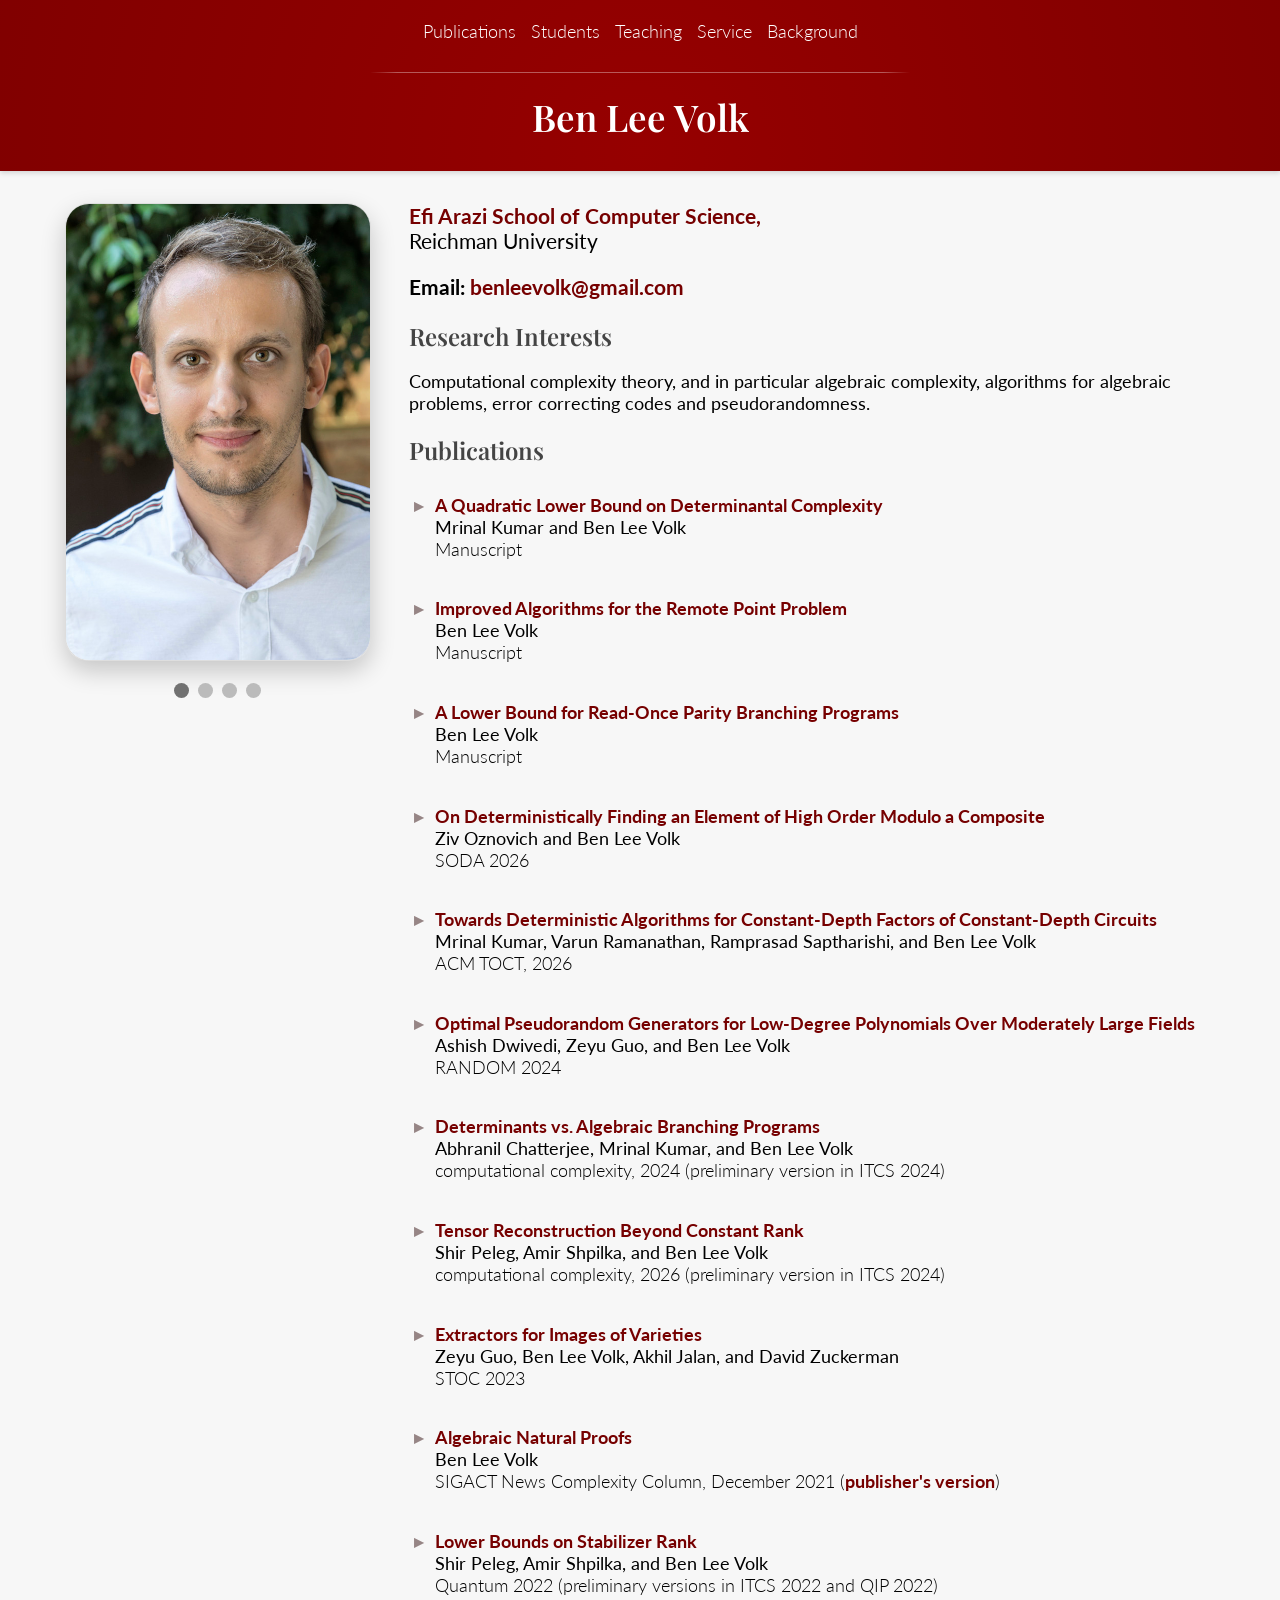
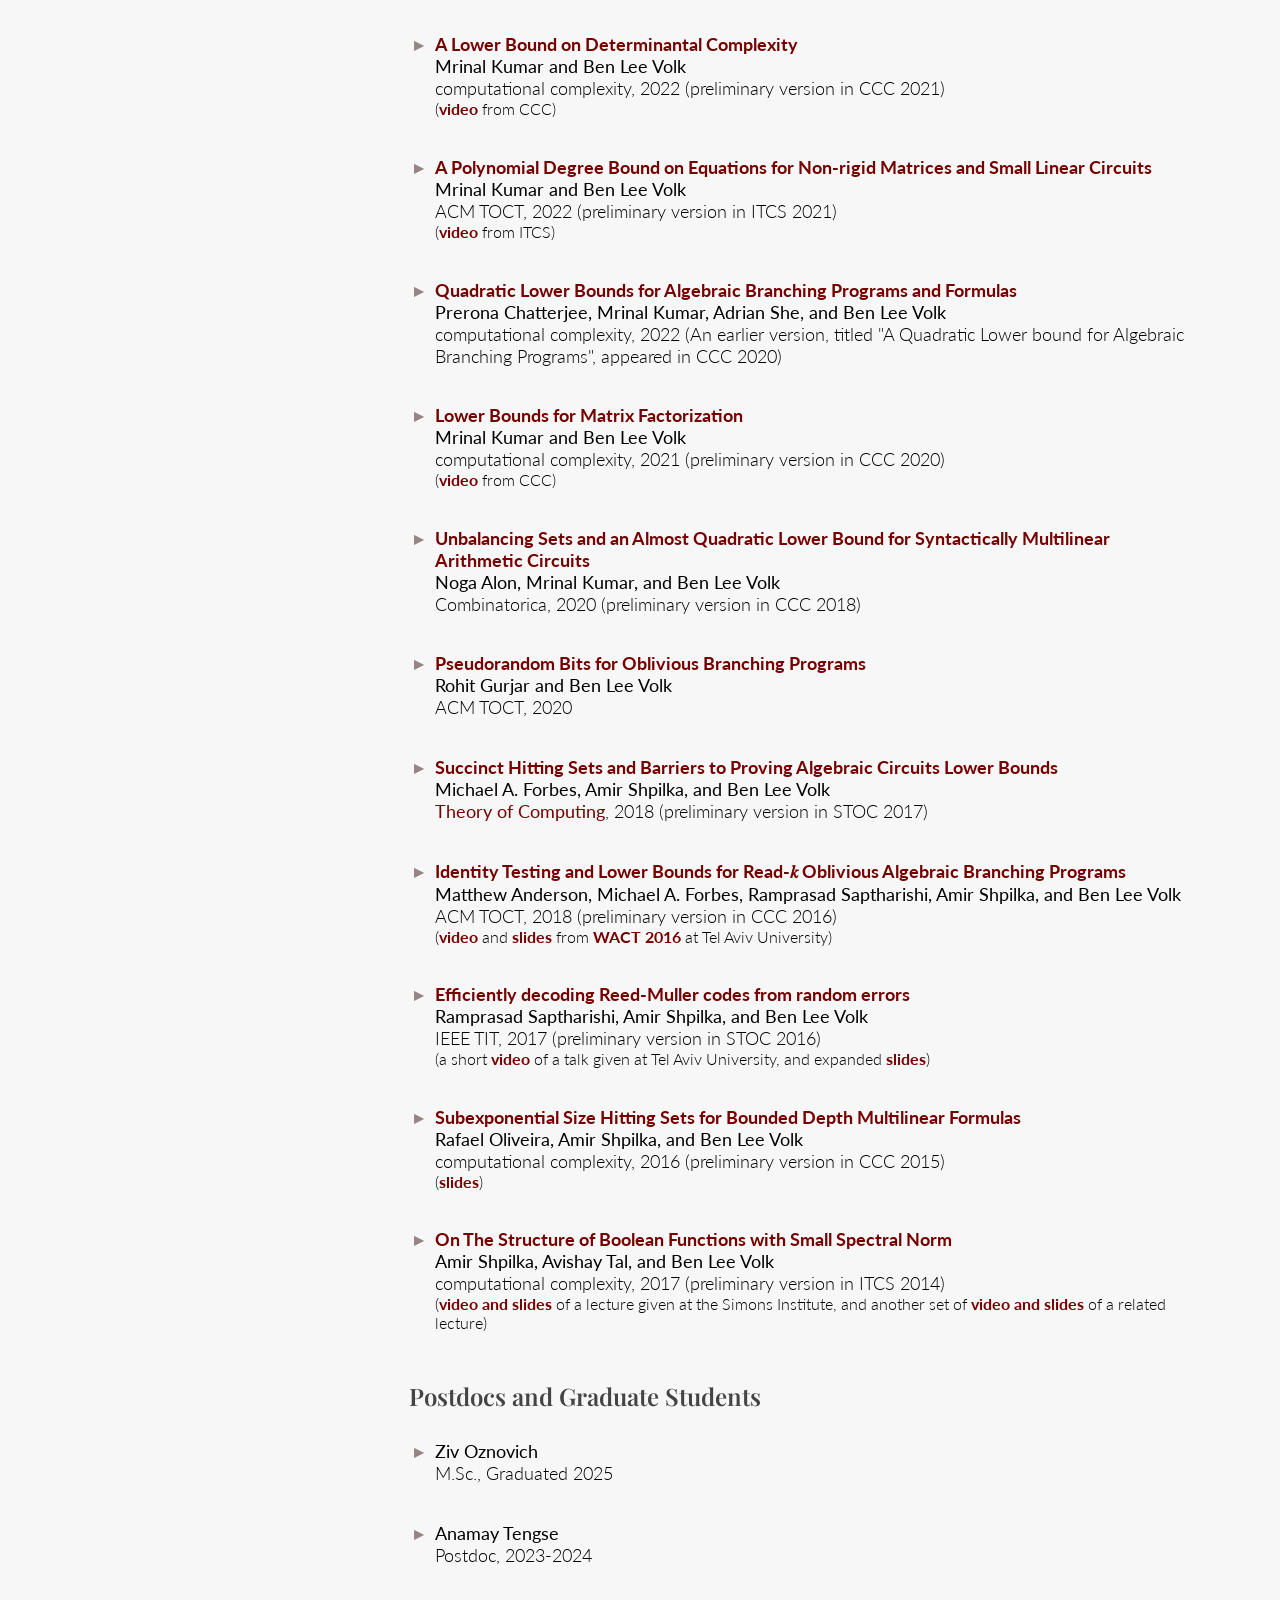
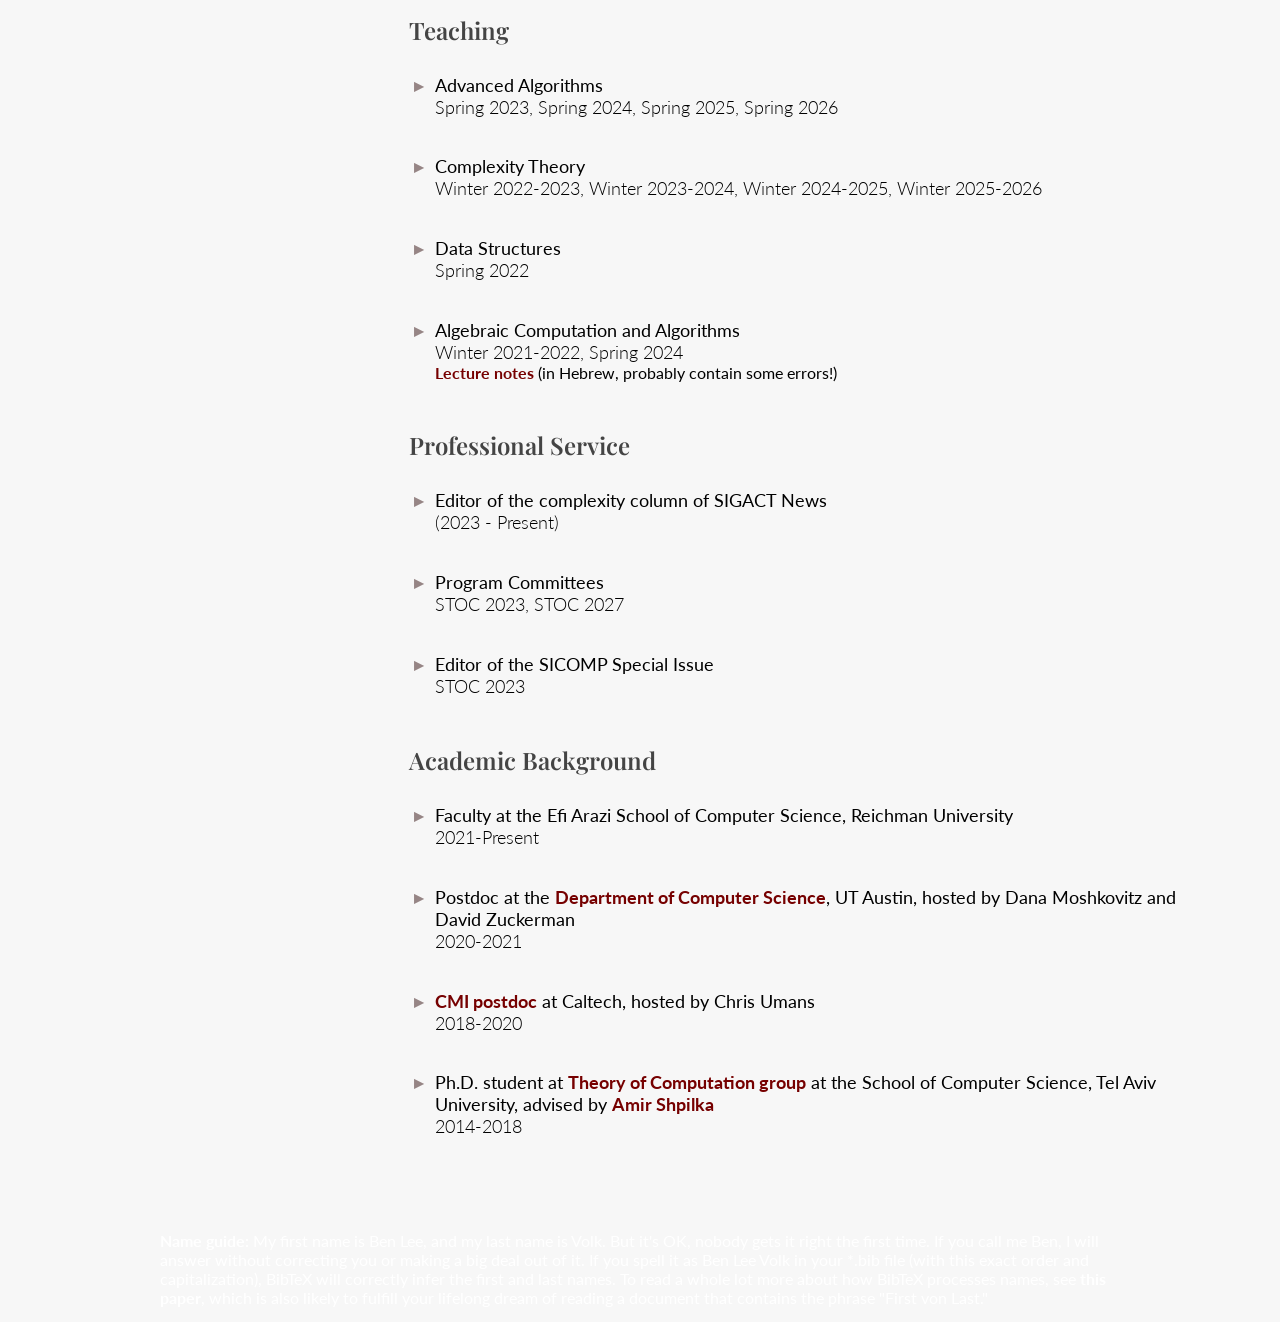
<file: index.html>
<!DOCTYPE html>

<html lang="en-US">
    <head>
        <title>
			Ben Lee Volk
        </title>

	<meta name="description" content="Home Page of Ben Lee Volk"/>
    <meta http-equiv="Content-Type" content="text/html; charset=UTF-8" />
    <meta name="viewport" content="width=device-width, initial-scale=1">
    <meta name="theme-color" content="#960000" />
    <link rel="icon" type="image/svg+xml" href="favicon.svg">

<link rel="preconnect" href="https://fonts.googleapis.com">
<link rel="preconnect" href="https://fonts.gstatic.com" crossorigin>
<link href="https://fonts.googleapis.com/css2?family=Lato:wght@300;400;700&family=Playfair+Display:wght@600&display=swap" rel="stylesheet">

        <link rel="stylesheet" type="text/css" href="style.css" />
        <link rel="canonical" href="https://benleevo.lk/">

	</head>

	<body>
		
		<div id="nav-header">
		<nav class="nav-bar">
		  <a href="#publications">Publications</a>
		  <a href="#students">Students</a>
		  <a href="#teaching">Teaching</a>
		  <a href="#service">Service</a>
		  <a href="#background">Background</a>
		</nav>
		</div>
		
		<div id="header">

		<div id="header-content">
		<h1>
			Ben Lee Volk
		</h1>

		</div>
		
		</div>
		
<div class="page-container">
  <aside class="photo-column">
    <div id="slideshow-container">

    <div id="slideshow-images">
		<div class="slides fade">
				<img src="benlee.jpg" alt="Photo of Ben Lee Volk" width="304" height="456" />
		</div>

    <div class="slides fade">
        <img src="benlee-2.jpg" alt="Photo of Ben Lee Volk" width="304" height="456" />
    </div>

    <div class="slides fade">
        <img src="benlee-3.jpg" alt="Photo of Ben Lee Volk" width="304" height="456" />
    </div>

    <div class="slides fade">
        <img src="protest.jpg" alt="Photo of Ben Lee Volk" width="304" height="456" />
    </div>


    </div>

    <span class="arrows">
    <a class="prev" onclick="plusSlides(-1)">&#10094;</a>
    <a class="next" onclick="plusSlides(1)">&#10095;</a>
    </span>

    <div class="dots-container">
      <span class="dot" onclick="currentSlide(1)"></span>
      <span class="dot" onclick="currentSlide(2)"></span>
      <span class="dot" onclick="currentSlide(3)"></span>
      <span class="dot" onclick="currentSlide(4)"></span>
    </div>

  </div>


  </aside>

  <main class="content-column">

  <div id="content">
		<div id="contact">
		<p><a href="https://www.runi.ac.il/en/schools/computer-science/">Efi Arazi School of Computer Science, </a> <br/>
		Reichman University</p>
  		<p><strong>Email: </strong>
		<a href="mailto:benleevolk@gmail.com">benleevolk@gmail.com</a> </p>
		</div>
    
   	    <h2>Research Interests</h2>
		<p>
		Computational complexity theory, and in particular algebraic complexity, algorithms for algebraic problems, error correcting codes and pseudorandomness.
		</p>



		<h2 id="publications">Publications</h2>

		<ul id="papers" class="section-list">

      <li>
        <div class="paper-title"><a href="https://arxiv.org/abs/2609.34462">A Quadratic Lower Bound on Determinantal Complexity</a></div>
        <div class="paper-authors"> Mrinal Kumar and Ben Lee Volk </div>
        <div class="paper-venue"> Manuscript </div>
      </li>
      
      <li>
        <div class="paper-title"><a href="https://arxiv.org/abs/2609.25765">Improved Algorithms for the Remote Point Problem</a></div>
        <div class="paper-authors"> Ben Lee Volk </div>
        <div class="paper-venue"> Manuscript </div>
      </li>

      <li>
        <div class="paper-title"><a href="https://arxiv.org/abs/2607.05944">A Lower Bound for Read-Once Parity Branching Programs</a></div>
        <div class="paper-authors"> Ben Lee Volk </div>
        <div class="paper-venue"> Manuscript </div>
      </li>

      <li>
        <div class="paper-title"><a href="https://arxiv.org/abs/2506.07668">On Deterministically Finding an Element of High Order Modulo a Composite</a></div>
        <div class="paper-authors"> Ziv Oznovich and Ben Lee Volk </div>
        <div class="paper-venue"> SODA 2026 </div>
      </li>

      <li>
        <div class="paper-title"><a href="https://arxiv.org/abs/2403.01965">Towards Deterministic Algorithms for Constant-Depth Factors of Constant-Depth Circuits</a></div>
        <div class="paper-authors"> Mrinal Kumar, Varun Ramanathan, Ramprasad Saptharishi, and Ben Lee Volk </div>
        <div class="paper-venue"> ACM TOCT, 2026 </div>
      </li>

      <li>
        <div class="paper-title"><a href="https://arxiv.org/abs/2402.11915">Optimal Pseudorandom Generators for Low-Degree Polynomials Over Moderately Large Fields</a></div>
        <div class="paper-authors"> Ashish Dwivedi, Zeyu Guo, and Ben Lee Volk</div>
        <div class="paper-venue"> RANDOM 2024 </div>
      </li>

      <li>
        <div class="paper-title"><a href="https://arxiv.org/abs/2308.04599">Determinants vs. Algebraic Branching Programs</a></div>
        <div class="paper-authors"> Abhranil Chatterjee, Mrinal Kumar, and Ben Lee Volk</div>
        <div class="paper-venue"> computational complexity, 2024 (preliminary version in ITCS 2024) </div>
      </li>

      <li>
        <div class="paper-title"><a href="pdf/tensor-reconstruction.pdf">Tensor Reconstruction Beyond Constant Rank</a></div>
        <div class="paper-authors"> Shir Peleg, Amir Shpilka, and Ben Lee Volk </div>
        <div class="paper-venue"> computational complexity, 2026 (preliminary version in ITCS 2024) </div>
      </li>

      <li>
        <div class="paper-title"><a href="https://arxiv.org/pdf/2211.14497.pdf">Extractors for Images of Varieties</a></div>
        <div class="paper-authors"> Zeyu Guo, Ben Lee Volk, Akhil Jalan, and David Zuckerman </div>
        <div class="paper-venue"> STOC 2023  </div>
      </li>

      <li>
        <div class="paper-title"><a href="pdf/sigact.pdf">Algebraic Natural Proofs</a></div>
        <div class="paper-authors"> Ben Lee Volk </div>
        <div class="paper-venue"> SIGACT News Complexity Column, December 2021 (<a href="https://dl.acm.org/doi/10.1145/3510382.3510392">publisher's version</a>) </div>
      </li>

      <li>
        <div class="paper-title"><a href="pdf/stabilizer-rank.pdf">Lower Bounds on Stabilizer Rank</a></div>
        <div class="paper-authors"> Shir Peleg, Amir Shpilka, and Ben Lee Volk </div>
        <div class="paper-venue"> Quantum 2022 (preliminary versions in ITCS 2022 and QIP 2022) </div>
      </li>

      <li>
        <div class="paper-title"><a href="pdf/det-complexity.pdf">A Lower Bound on Determinantal Complexity</a></div>
        <div class="paper-authors"> Mrinal Kumar and Ben Lee Volk </div>
        <div class="paper-venue"> computational complexity, 2022 (preliminary version in CCC 2021) </div>
        <div class="paper-comment">(<a href="https://www.youtube.com/watch?v=n1QGGS6JZv8">video</a> from CCC)</div>
      </li>

      <li>
        <div class="paper-title"><a href="pdf/degbound.pdf">A Polynomial Degree Bound on Equations for Non-rigid Matrices and Small Linear Circuits</a></div>
        <div class="paper-authors"> Mrinal Kumar and Ben Lee Volk </div>
        <div class="paper-venue"> ACM TOCT, 2022 (preliminary version in ITCS 2021) </div>
        <div class="paper-comment">(<a href="https://www.youtube.com/watch?v=3lZ9Xtc4dxc">video</a> from ITCS)</div>
      </li>

      <li>
        <div class="paper-title"><a href="pdf/abp-lower-bound.pdf">Quadratic Lower Bounds for Algebraic Branching Programs and Formulas</a></div>
        <div class="paper-authors"> Prerona Chatterjee, Mrinal Kumar, Adrian She, and Ben Lee Volk </div>
        <div class="paper-venue"> computational complexity, 2022 (An earlier version, titled "A Quadratic Lower bound for Algebraic Branching Programs", appeared in CCC 2020) </div>
      </li>

      <li>
        <div class="paper-title"><a href="pdf/matrix-factorization.pdf">Lower Bounds for Matrix Factorization</a></div>
        <div class="paper-authors"> Mrinal Kumar and Ben Lee Volk </div>
        <div class="paper-venue"> computational complexity, 2021 (preliminary version in CCC 2020) </div>
        <div class="paper-comment">(<a href="https://www.youtube.com/watch?v=3lnhgIzkXeQ">video</a> from CCC)</div>
      </li>

			<li>
				<div class="paper-title"><a href="pdf/mulitilinear-ckts-lb.pdf">Unbalancing Sets and an Almost Quadratic Lower Bound for Syntactically Multilinear Arithmetic Circuits</a></div>
				<div class="paper-authors">	Noga Alon, Mrinal Kumar, and Ben Lee Volk </div>
				<div class="paper-venue"> Combinatorica, 2020 (preliminary version in CCC 2018) </div>
			</li>

			<li>
				<div class="paper-title"><a href="pdf/prg-readk.pdf">Pseudorandom Bits for Oblivious Branching Programs</a></div>
				<div class="paper-authors">	Rohit Gurjar and Ben Lee Volk </div>
				<div class="paper-venue"> ACM TOCT, 2020 </div>
			</li>

			<li>
				<div class="paper-title"><a href="pdf/succinct-pit.pdf">Succinct Hitting Sets and Barriers to Proving Algebraic Circuits Lower Bounds</a></div>
				<div class="paper-authors">	Michael A. Forbes, Amir Shpilka, and Ben Lee Volk </div>
				<div class="paper-venue"> <a class="light" href="http://theoryofcomputing.org/articles/v014a018/">Theory of Computing</a>, 2018 (preliminary version in STOC 2017) </div>
			</li>

			<li>
				<div class="paper-title"><a href="pdf/read-k-abp.pdf">Identity Testing and Lower Bounds for Read-𝑘 Oblivious Algebraic Branching Programs</a></div>
				<div class="paper-authors">	Matthew Anderson, Michael A. Forbes, Ramprasad Saptharishi, Amir Shpilka, and Ben Lee Volk </div>
				<div class="paper-venue">ACM TOCT, 2018 (preliminary version in CCC 2016) </div>
				<div class="paper-comment">(<a href="https://www.youtube.com/watch?v=yLikEDD-zR8">video</a> and <a href="http://www.cs.tau.ac.il/~shpilka/wact2016/program/slides/BenLeeVolk.pdf">slides</a> from <a href="http://cs.tau.ac.il/~shpilka/wact2016/">WACT 2016</a> at Tel Aviv University)</div>
			</li>

			<li>
				<div class="paper-title"><a href="pdf/rmdecoding.pdf">Efficiently decoding Reed-Muller codes from random errors</a></div>
				<div class="paper-authors">Ramprasad Saptharishi, Amir Shpilka, and Ben Lee Volk </div>
				<div class="paper-venue">IEEE TIT, 2017 (preliminary version in STOC 2016)</div>
				<div class="paper-comment">(a short <a href="https://www.youtube.com/watch?v=goo4va6pbpg">video</a> of a talk given at Tel Aviv University, and expanded <a href="pdf/rm_slides.pdf">slides</a>)</div>

			</li>

			<li>
				<div class="paper-title"><a href="pdf/multilinear-pit.pdf">Subexponential Size Hitting Sets for Bounded Depth Multilinear Formulas</a></div>
				<div class="paper-authors">Rafael Oliveira, Amir Shpilka, and Ben Lee Volk </div>
				<div class="paper-venue">computational complexity, 2016 (preliminary version in CCC 2015) </div>
				<div class="paper-comment">(<a href="pdf/subexp_slides.pdf">slides</a>)</div>
			</li>

			<li>
				<div class="paper-title"><a href="pdf/small-spectral-norm.pdf">On The Structure of Boolean Functions with Small Spectral Norm</a></div>
				<div class="paper-authors">Amir Shpilka, Avishay Tal, and Ben Lee Volk </div>
				<div class="paper-venue">computational complexity, 2017 (preliminary version in ITCS 2014) </div>
				<div class="paper-comment">
				(<a href="http://simons.berkeley.edu/talks/ben-lee-volk-2013-08-29">video and slides</a> of a lecture given at the Simons Institute, and
				another set of <a href="http://simons.berkeley.edu/talks/ben-lee-volk-2013-12-02">video and slides</a> of a related lecture)
				</div>
			</li>

		</ul>

    <h2 id="students">Postdocs and Graduate Students</h2>
    <ul id="students-list" class="section-list">
      <li>
      <div class="student-name">Ziv Oznovich </div>
      <div class="student-years">M.Sc., Graduated 2025</div> 
      </li>
      <li>
      <div class="student-name">Anamay Tengse </div>
      <div class="student-years">Postdoc, 2023-2024</div>       
      </li>
    </ul>

    <h2 id="teaching">Teaching</h2>

    <ul id="classes" class="section-list">
      <li>
        <div class="class-name">
         Advanced Algorithms
       </div>
        <div class="class-semester">
        Spring 2023, Spring 2024, Spring 2025, Spring 2026
      </div>
      </li>
      <li>
        <div class="class-name">
         Complexity Theory
       </div>
        <div class="class-semester">
        Winter 2022-2023, Winter 2023-2024, Winter 2024-2025, Winter 2025-2026
      </div>
      </li>
      <li>
        <div class="class-name">
         Data Structures
       </div>
        <div class="class-semester">
        Spring 2022
      </div>
      </li>
      <li>
        <div class="class-name">
         Algebraic Computation and Algorithms
       </div>
        <div class="class-semester">
        Winter 2021-2022, Spring 2024
      </div>
      <div class="class-notes">
        <a href="pdf/algcomplecturenotes.pdf">Lecture notes</a> (in Hebrew, probably contain some errors!)
      </div>
      </li>
    </ul>

    <h2 id="service">Professional Service</h2>
    <ul id="service-list" class="section-list">
        <li>
        	<div class="service-titles"> Editor of the complexity column of SIGACT News </div>
       	    <div class="service-years">(2023 - Present)</div>
        </li>
        <li>
        	<div class="service-titles"> Program Committees </div>
       	    <div class="service-years">STOC 2023, STOC 2027</div>        
        </li>
        <li>
        	<div class="service-titles"> Editor of the SICOMP Special Issue </div>
       	    <div class="service-years">STOC 2023</div>        

        </li>
    </ul>

    <h2 id="background">Academic Background</h2>

    <ul id="background-list" class="section-list">
      <li>
        <div class="background-title">Faculty at the Efi Arazi School of Computer Science, Reichman University</div>
        <div class="background-years">2021-Present</div>
      </li>
      <li>
        <div class="background-title">Postdoc at the <a href="https://www.cs.utexas.edu/">Department of Computer Science</a>, UT Austin, hosted by Dana Moshkovitz and David Zuckerman</div>
        <div class="background-years">2020-2021</div>
      </li>
       <li>
        <div class="background-title"><a href="https://www.cmi.caltech.edu/">CMI postdoc</a> at Caltech, hosted by Chris Umans</div>
        <div class="background-years">2018-2020</div>
      </li>
       <li>
        <div class="background-title">Ph.D. student at <a href="https://www.cs.tau.ac.il/~theory/">Theory of Computation group</a> at the School of Computer Science, Tel Aviv University,
   advised by <a href="https://www.cs.tau.ac.il/~shpilka/">Amir Shpilka</a></div>
        <div class="background-years">2014-2018</div>
      </li>
    </ul>

</div>

  </main>
  </div>

<div id="footer">
		<div id="name">
		<strong>Name guide: </strong> My first name is Ben Lee, and my last name is Volk. But it's OK, nobody gets it right the first time.
		If you call me Ben, I will answer without correcting you or making a big deal out of it. If you spell it as Ben Lee Volk in your *.bib file (with this exact order and capitalization),
		BibTeX will correctly infer the first and last names. To read a whole lot more about how BibTeX processes names, see
		<a href="https://www.tug.org/TUGboat/tb27-2/tb87hufflen.pdf">this paper</a>,
		which is also likely to fulfill your lifelong dream of reading a document that contains the phrase "First von Last."
		</div>

</div>

<script type="text/javascript">
    let slideIndex = 1;
    showSlides(slideIndex);

    function plusSlides(n) {
      showSlides(slideIndex += n);
    }

    function currentSlide(n) {
      showSlides(slideIndex = n);
    }

    function showSlides(n) {
      let i;
      let slides = document.getElementsByClassName("slides");
      let dots = document.getElementsByClassName("dot");
      if (n > slides.length) {slideIndex = 1}
      if (n < 1) {slideIndex = slides.length}
      for (i = 0; i < slides.length; i++) {
        slides[i].style.display = "none";
      }
      for (i = 0; i < dots.length; i++) {
        dots[i].className = dots[i].className.replace(" active", "");
      }
      slides[slideIndex-1].style.display = "block";
      dots[slideIndex-1].className += " active";
    }

    slides_container = document.getElementById("slideshow-container");

    slides_container.addEventListener('touchstart', function (event) {
      touchstartX = event.changedTouches[0].screenX;
      touchstartY = event.changedTouches[0].screenY;
    }, false);

    slides_container.addEventListener('touchend', function (event) {
        touchendX = event.changedTouches[0].screenX;
        touchendY = event.changedTouches[0].screenY;

        if (touchendX > touchstartX) { // swipe right
          plusSlides(1);
        }
        if (touchendX < touchstartX) { // swipe left
          plusSlides(-1);
        }
    }, false);

</script>

	</body>

</html>
</file>
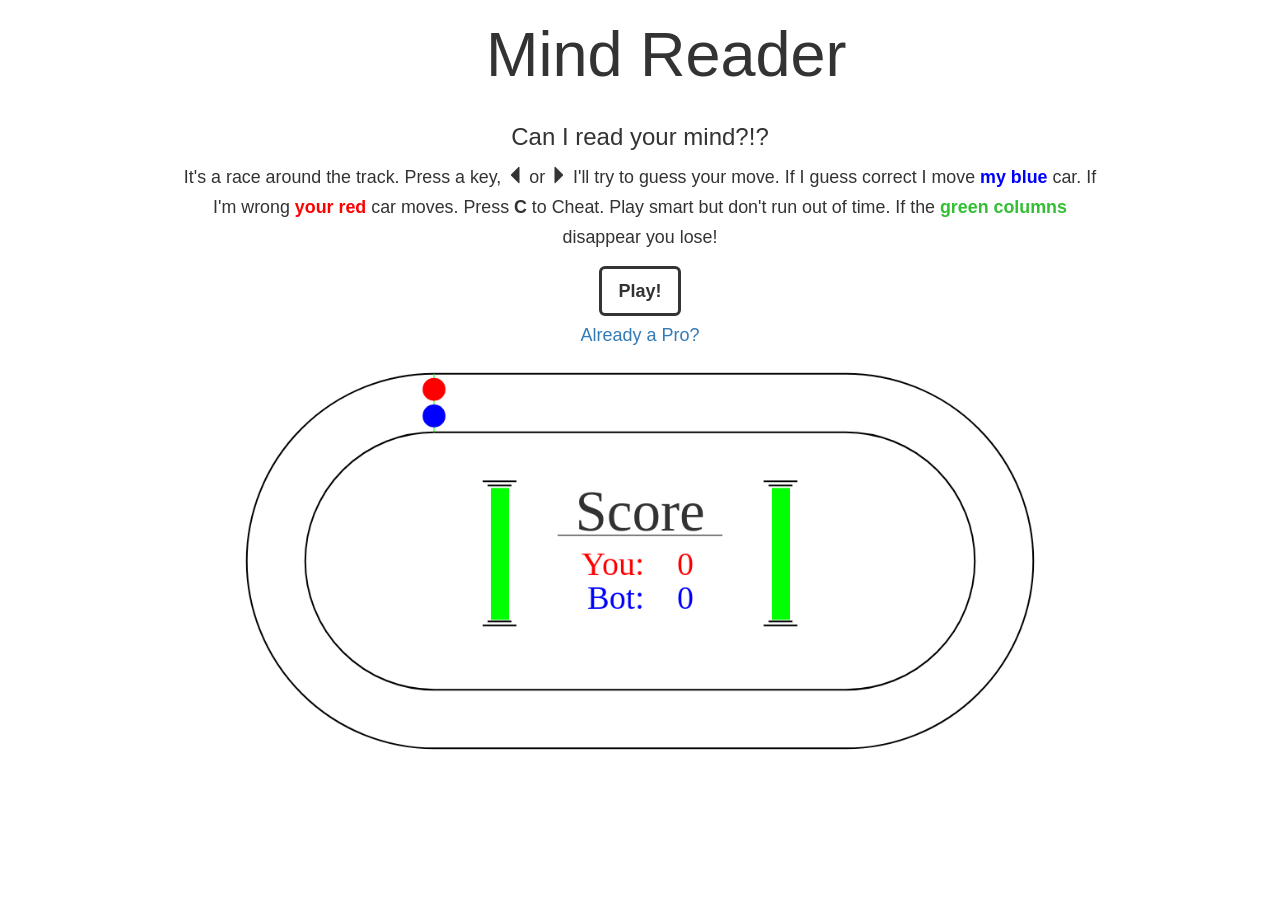
<file: mindreader/anonymous.html>
<!DOCTYPE html>
<html lang="en">

<!-- Html Header Stuff -->
<head>
    <meta charset="UTF-8">
    <meta http-equiv="X-UA-Compatible" content="IE=edge">
    <meta name="viewport" content="width=device-width, initial-scale=1, maximum-scale=1,minimum-scale=1, user-scalable=no">
    <!--<meta name="viewport" content="width=device-width, initial-scale=1, minimum-scale=1, maximum-scale=1"> -->

    <title>MindReader</title>

    <script type="text/javascript" src="staticFiles/script/jquery-2.1.3.min.js"></script>
    <link type="text/css" rel="stylesheet"  href="staticFiles/bootstrap/css/bootstrap.min.css" >
    <link rel="script" href="staticFiles/bootstrap/js/bootstrap.min.js">

    <link rel="stylesheet" href="http://maxcdn.bootstrapcdn.com/bootstrap/3.3.5/css/bootstrap.min.css">
    <script src="https://ajax.googleapis.com/ajax/libs/jquery/1.11.3/jquery.min.js"></script>
    <script src="http://maxcdn.bootstrapcdn.com/bootstrap/3.3.5/js/bootstrap.min.js"></script>

    <link rel="stylesheet" type="text/css" href="staticFiles/stylesheets/clickablePanel.css">

    <!-- <link rel="stylesheet" href="https://maxcdn.bootstrapcdn.com/font-awesome/4.5.0/css/font-awesome.min.css"> -->
    <link rel="stylesheet" href="staticFiles/font-awesome/css/font-awesome.min.css">


    <script type="application/javascript" src="staticFiles/script/fastclick.js"></script>
    <script>
        if ('addEventListener' in document) {
            document.addEventListener('DOMContentLoaded', function() {
                FastClick.attach(document.body);
            }, false);
        }
    </script>


</head>









<body>

<!-- Intro: xs window only -->
<nav class="navbar navbar-default hidden-sm hidden-md hidden-lg">
  <div class="container-fluid">
        <div class="navbar-header" role="navigation" style="background: white;">
          <div class="container">
              <div class="row">
                  <h3 class="text-center" style="margin-top: 0px;padding-top: 10px;color:#7a7a7a;"  href="#"><strong>&nbsp&nbsp&nbspMind Reader</strong> <p class="fb-like" data-href="http://www.mindreaderpro.appspot.com/" data-layout="button" data-action="like" data-size="small" data-show-faces="true" data-share="false"></p>  </h3>
              </div>
          </div>
        </div>

    <div class="collapse navbar-collapse" id="myNavbar" style="background: white;">
      <ul class="nav navbar-nav">
                <p class="text-center"><small>It's a race to the finish. Press a key,  <span class="glyphicon glyphicon-triangle-left"></span> or
                     <span class="glyphicon glyphicon-triangle-right"></span>. I'll try to guess your move. If I guess right I move my blue car. If I'm wrong your red car moves.
            Play smart but move fast, if the green columns disappear you lose!</small>  </p>
      </ul>
      <ul class="nav navbar-nav navbar-right">
      </ul>
    </div>
  </div>
</nav>


<!-- Intro: sm, md,lg windows -->
<div class="container-fluid  hidden-xs">
    <div class="jumbotron" style="background-color: white; margin-bottom:0px;margin-top:0px;padding-bottom:0px;padding-top:0px">
        <div class="row">
                <h1 class="text-center">&nbsp&nbsp&nbspMind Reader <p class="fb-like"  data-href="http://www.mindreaderpro.appspot.com/" data-layout="button" data-action="like" data-size="small" data-show-faces="true" data-share="false"></p> </h1>
        </div>

        <hr class="hidden-lg hidden-md">
        <h3 class="text-center">Can I read your mind?!?</h3>
        <div class="row">
            <div class="col-xs-12 col-md-10 col-md-offset-1">
                <p class="text-center"><small>It's a race around the track. Press a key,  <span class="glyphicon glyphicon-triangle-left"></span> or
                     <span class="glyphicon glyphicon-triangle-right"></span> I'll try to guess your move. If I guess correct I move <strong style="color: blue">my blue</strong> car. If I'm wrong <strong style="color: red">your red</strong> car moves.
               Press <strong>C</strong> to Cheat. Play smart but don't run out of time. If the  <strong style="color: #32bf32">green columns</strong> disappear you lose!</small>  </p>
            </div>
        </div>
    </div>
</div>


<!-- Website Body -->
<div class="container-fluid ">
    <div class="text-center" style="padding: 0;">
        <button id="startButton" style="border: 3px solid #343434;" type="button" onclick="main.startClicked()" class="btn btn-lg btn-default"  data-toggle="tooltip" title="Start a Game"><strong>Play!</strong></button>
    </div>

    <h4 class="text-center"><a href="/"  data-toggle="tooltip" title="Go to Expert's Webpage" data-placement="bottom" >Already a Pro?</a></h4>


    <div class="row">
        <!-- canvas that shows racetrack -->
        <div class="col-xs-12 col-md-offset-2 col-md-8">
            <canvas  id="myCanvas" width="1000"height="500" style=" width:100%; height:auto;">
            </canvas>
        </div>

    </div>
</div>


<!-- Jumbotron used for blank space -->
<div class="jumbotron" style="background-color: white;"> </div>


<script>$(document).ready(function(){ $('[data-toggle="tooltip"]').tooltip(); });</script>



</body>
</html>




<script  src="staticFiles/script/RaceTrack.js"></script>

<script  src="staticFiles/script/Main.js"></script>
<script>
    var track = new RaceTrack();
    track.drawTrack();
    var main= new Main();
</script>
</file>
<file: style.css>
html {
  scroll-behavior: smooth;
  scroll-padding-top: 70px; /* Adjust based on your nav bar's height */
}

@media (max-width: 470px) {
html {
    scroll-padding-top: 110px; /* measure your new mobile header height */
  }
}

#header, #nav-header, #footer {
  background: radial-gradient(circle at 50% 150px, rgba(150,0,0,1) 0%, rgba(134,0,0,1) 50%, rgba(118,0,0,1) 100%);
  background-attachment: fixed;
  color: white;
}

#header, #nav-header {
  padding: 10px;
}

#footer {
	padding: 15px;
}

#footer a {
	font-weight: 700;
}

#header #header-content {
	max-width: 540px;
	margin: 0 auto;
	text-align: center;
	padding: 1.25rem 0 1.25rem 0;
background-image: linear-gradient(to right, transparent, rgba(255, 255, 255, 0.35) 5%, rgba(255, 255, 255, 0.35) 95%, transparent);
  background-size: 100% 1px;
  background-position: top;
  background-repeat: no-repeat;
}

#header {
	box-shadow: 0 2px 5px rgba(0, 0, 0, 0.15);
}

#nav-header {
	position: sticky;
	top: 0;
	z-index: 1000;
}

.nav-bar {
  display: flex;
  flex-wrap: wrap;
  gap: 15px;
  justify-content: center; /* or flex-start for left alignment */
  margin: 0 auto;
  padding: 10px 0;
  font-weight: 300;      
}


#header h1 {
	color: white;
	margin: 0px;
}

#header a, #nav-header a, #footer a {
	text-decoration: none;
	color: #ffffff; 
}

#header a:hover, #nav-header a:hover, #footer a:hover {
	color: #dddddd; 
}

#content {
	margin: 0 auto;
	max-width: 960px;
}


h1, h2 {
	font-family: 'Playfair Display', sans-serif;
	font-weight: 600;
	color: #444;
}

h2 {
	font-size: 1.5rem;
	margin-bottom: 1rem;
}

body {
	font-family: 'Lato', sans-serif;
	font-weight: 400;
	background: #f7f7f7;
	margin: 0px;
	font-size: 1.15rem;
}

.content-column a {
	text-decoration: none;
	color: #760000;
	font-weight: bold;
}

a.light {
	font-weight: normal;
}

a:hover {
	color: #960000;
	text-decoration: underline;
}

@media screen and (min-width: 980px) /* Desktop */ {
	#slideshow-container {
		padding: 0;
		margin: 0;
		position: relative;
		/* border: solid 1px #3a190f; */
		background: #f7f7f7;
	}

}

@media screen and (max-width: 979px) /* Mobile and Tablet */ {
	#slideshow-container {
		margin: 10px auto;
		display: block;
		width: 304px;
		position: relative;
		background: #f7f7f7;
	}

	#content {
		padding: 5px;
	}

}

.arrows {
	opacity: 0;
  transition: opacity 800ms;
}

#slideshow-images:hover + .arrows {
	opacity: 1.0;
}

.arrows:hover {
	opacity: 1.0;
}



/* Hide the images by default */
.slides {
  display: none;
}


/* Next & previous buttons */
.prev, .next {
  cursor: pointer;
  position: absolute;
  top: 50%;
  width: auto;
  padding: 16px;
  margin-top: -22px;
  color: white;
  font-weight: bold;
  font-size: 18px;
  transition: 0.6s ease;
  border-radius: 0 3px 3px 0;
  user-select: none;
}

/* Position the "next button" to the right */
.next {
  right: 0;
  border-radius: 3px 0 0 3px;
}

/* On hover, add a black background color with a little bit see-through */
.prev:hover, .next:hover {
  background-color: rgba(0,0,0,0.8);
	text-decoration: none;
	color: white;
}

.dot {
  cursor: pointer;
  height: 15px;
  width: 15px;
  margin: 0 2px;
  background-color: #bbb;
  border-radius: 50%;
  display: inline-block;
  transition: background-color 0.6s ease;
}

.active, .dot:hover {
  background-color: #717171;
}

/* Fading animation */
.fade {
  animation-name: fade;
  animation-duration: 1.5s;
}

@keyframes fade {
  from {opacity: .4}
  to {opacity: 1}
}

/* On smaller screens, decrease text size */
@media only screen and (max-width: 300px) {
  .prev, .next {font-size: 11px}
}


.section-list {
	list-style: none;
	display: grid;
	padding-left: 0;
	/*margin-left: -0.3rem;*/
}

.section-list li {
	position: relative;
	padding: 0.6rem 1.25rem 1.25rem 1.6rem;
	margin-bottom: 0.5rem;
    border-radius: 6px;
  
  /* Smooth transition for the hover color */
transition: background-color 0.2s ease, box-shadow 0.2s ease, transform 0.2s ease;
}

.section-list li:hover {
  background-color: #ffffff;
  box-shadow: 0 4px 14px rgba(0, 0, 0, 0.06);
  transform: translateY(-1px);
}

.section-list li::before {
  content: "▸";
  position: absolute;
  left: 0.3rem;
  color: #968585; 
  font-weight: bold;
}

.paper-comment {
	font-weight: 300;
	font-size: 1rem;
}

.paper-venue, .class-semester, .student-years, .service-years, .background-years {
	font-weight: 300;
}

#name {
	font-size: 1rem;
	margin: 0 auto;
	max-width: 960px;
}

.class-notes {
	font-size: 1rem;
}

.page-container {
  display: grid;
  grid-template-columns: 1fr; /* Mobile view: 1 stacked column */
  gap: 2.5rem;
  max-width: 1150px;
  margin: 0 auto;
  padding: 2rem 1rem;
}

/* Desktop View: Side-by-Side */
@media (min-width: 768px) {
  .page-container {
    grid-template-columns: 304px 1fr; /* Photo column fixed at 280px, text takes the rest */
  }
}

#contact p {
	margin-top: 0px;
	font-size: 1.3rem;
}

#slideshow-images img {
    aspect-ratio: 304 / 456;
    object-fit: cover;
    border-radius: 24px;
    border: 1px solid rgba(0, 0, 0, 0.1);
    box-shadow: 0 10px 25px rgba(0,0,0, 0.2);
 }
 
 .dots-container {
 	text-align: center;
 	margin-top: 15px;
 }
</file>
<file: mindreader/staticFiles/stylesheets/clickablePanel.css>
.clickable
{
    cursor: pointer;
}


a.clickable { color: inherit; }
a.clickable:hover { text-decoration:none; }
</file>
